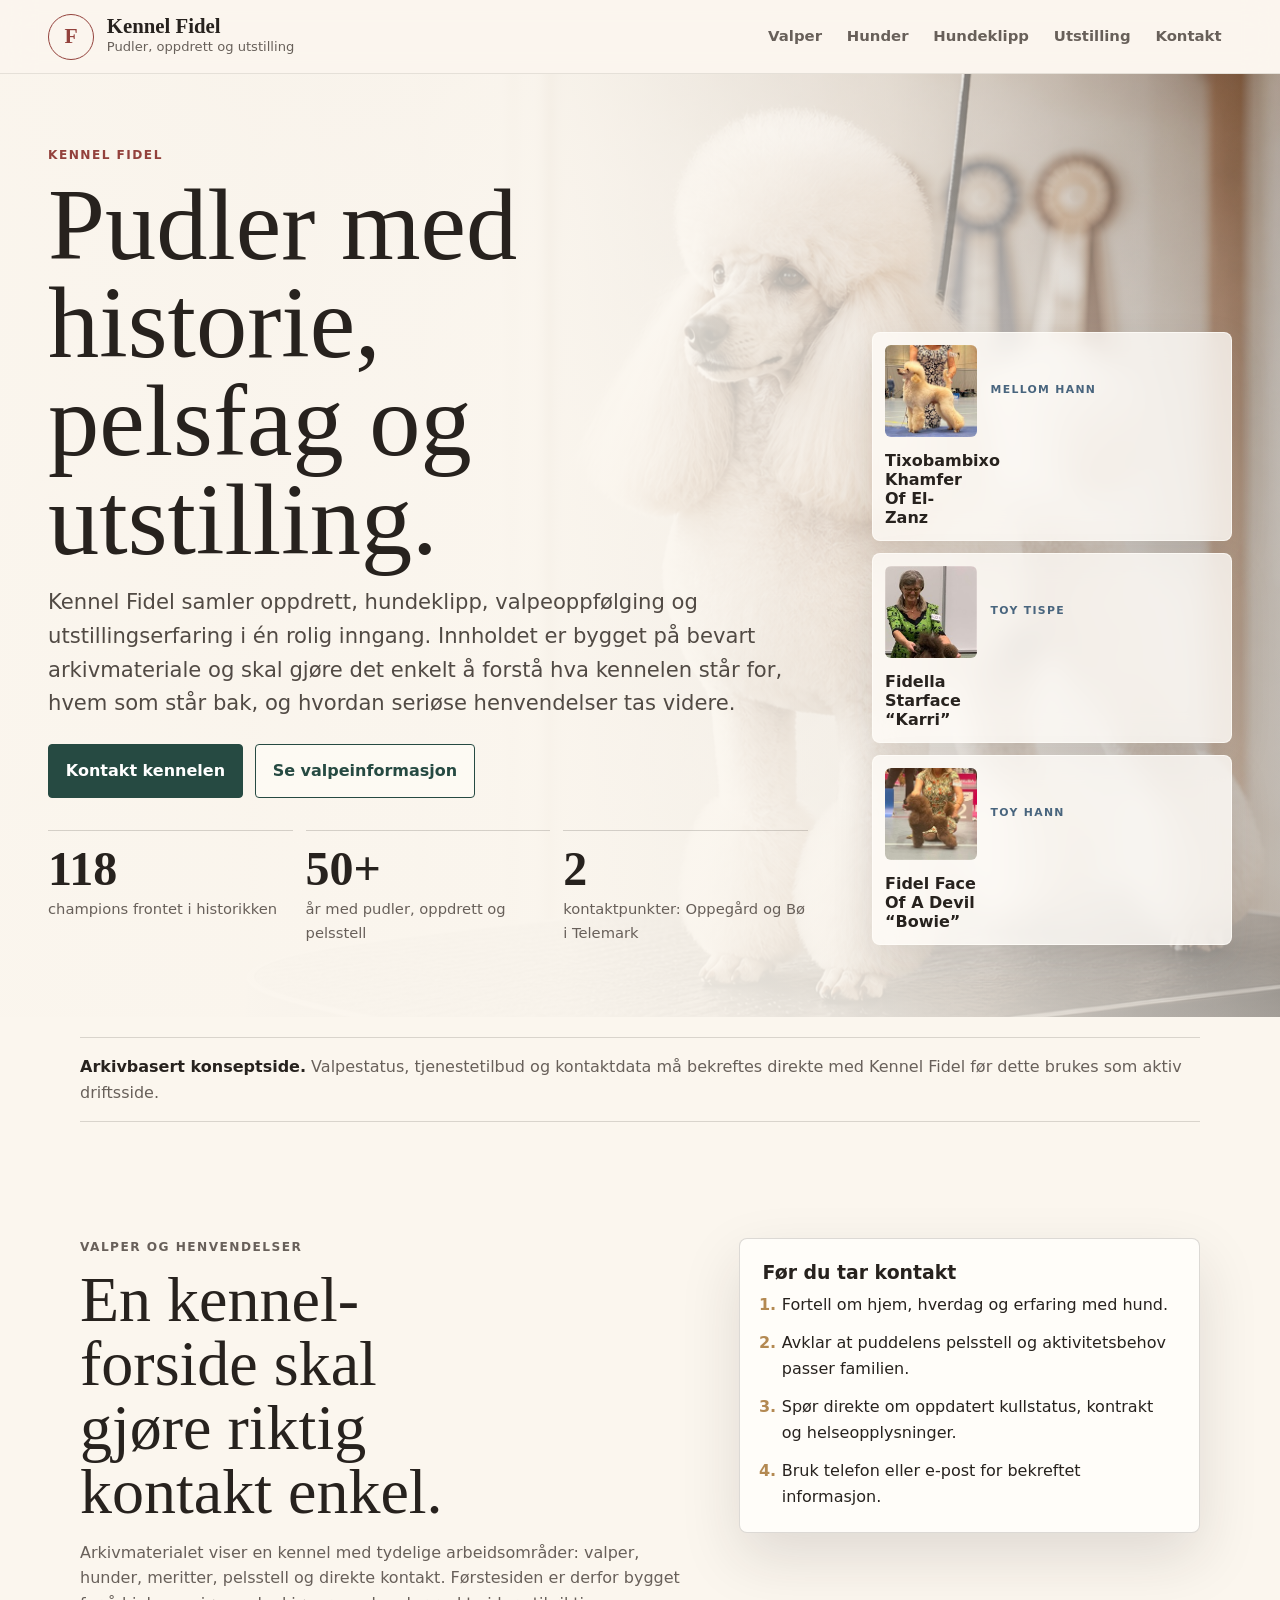
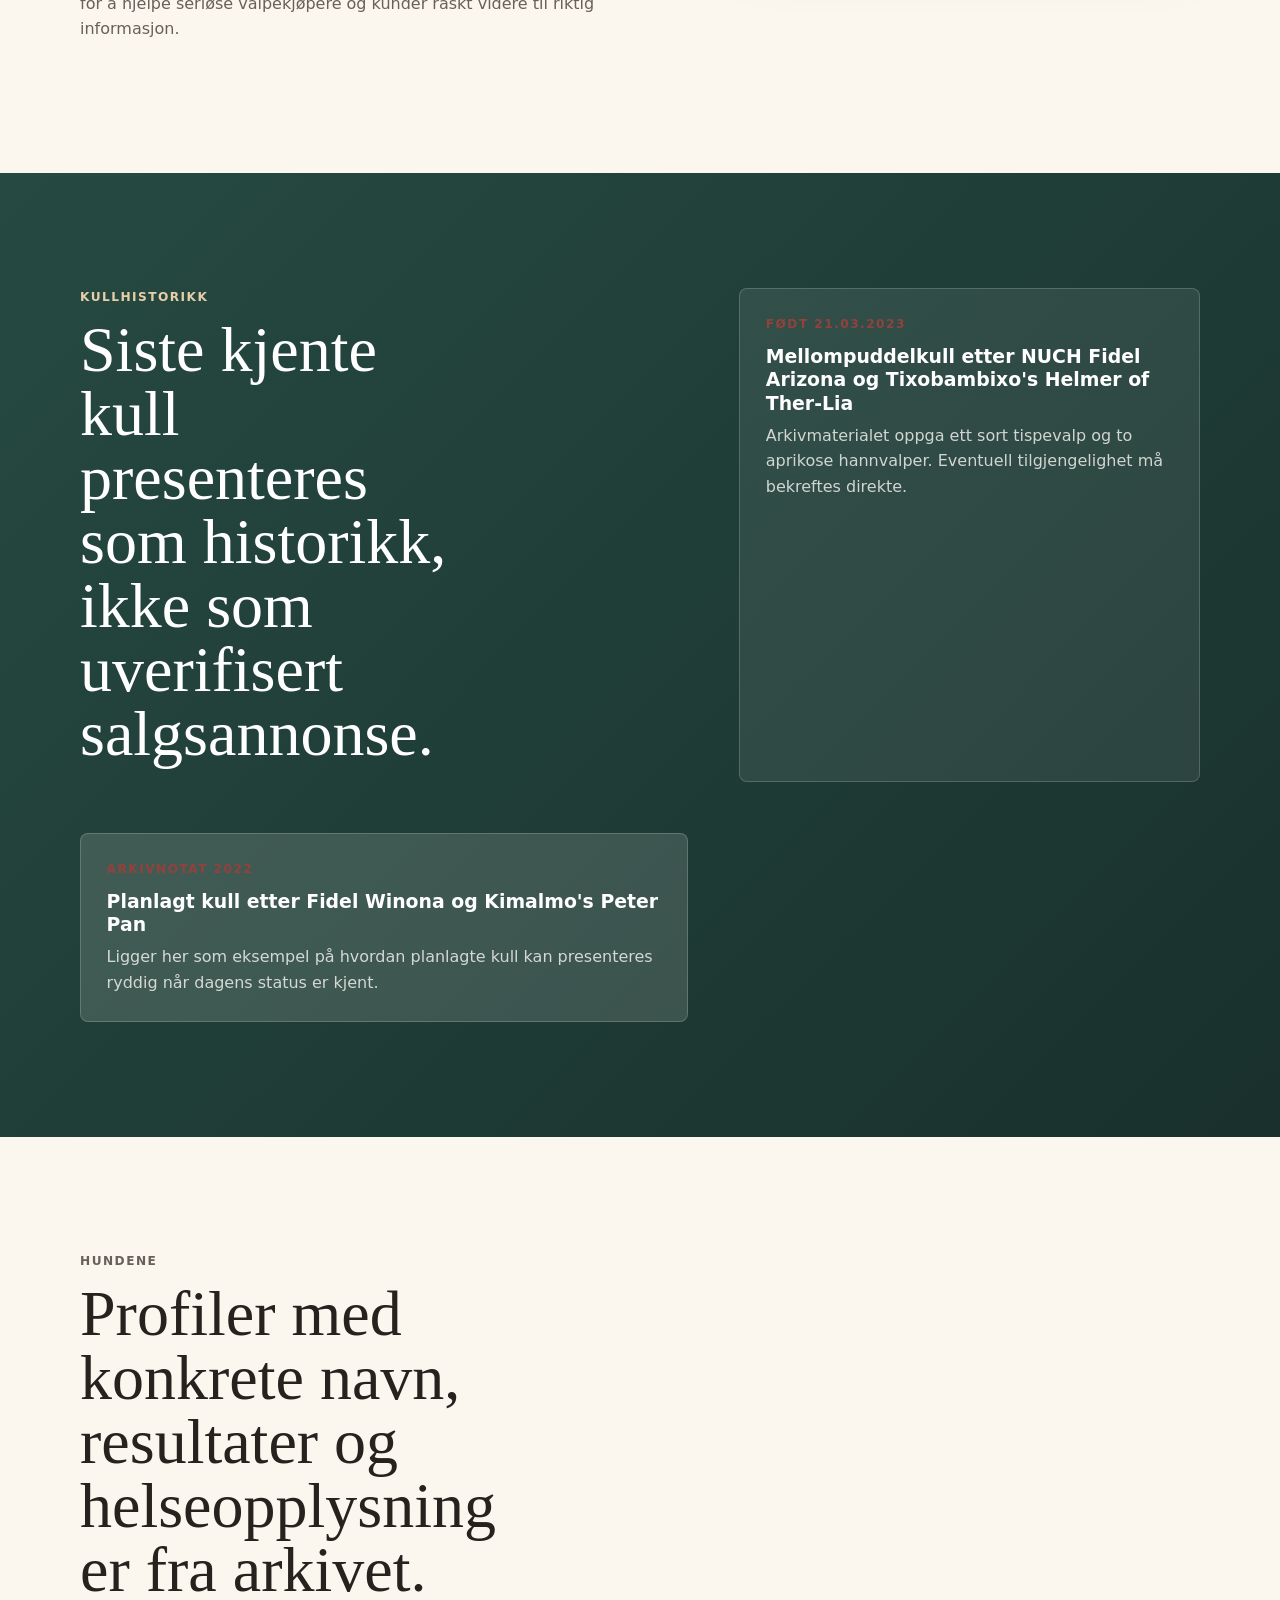
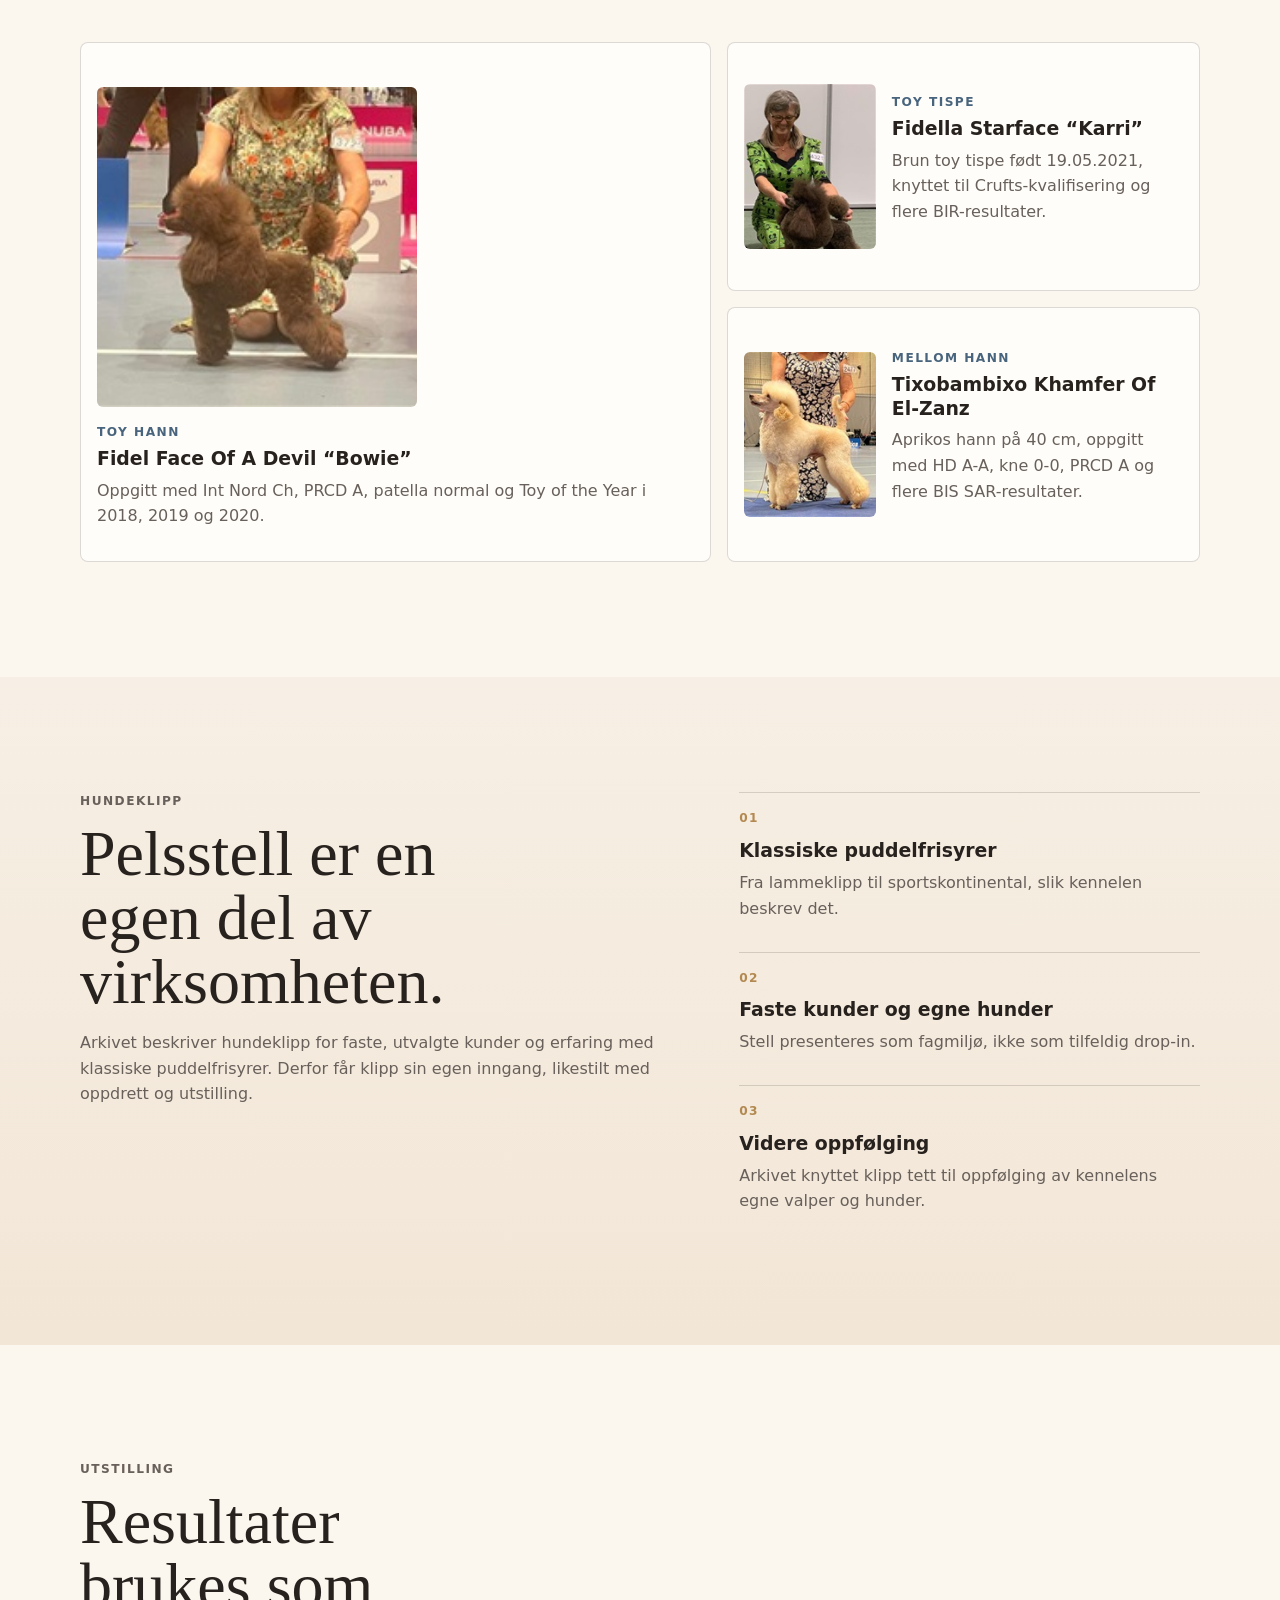
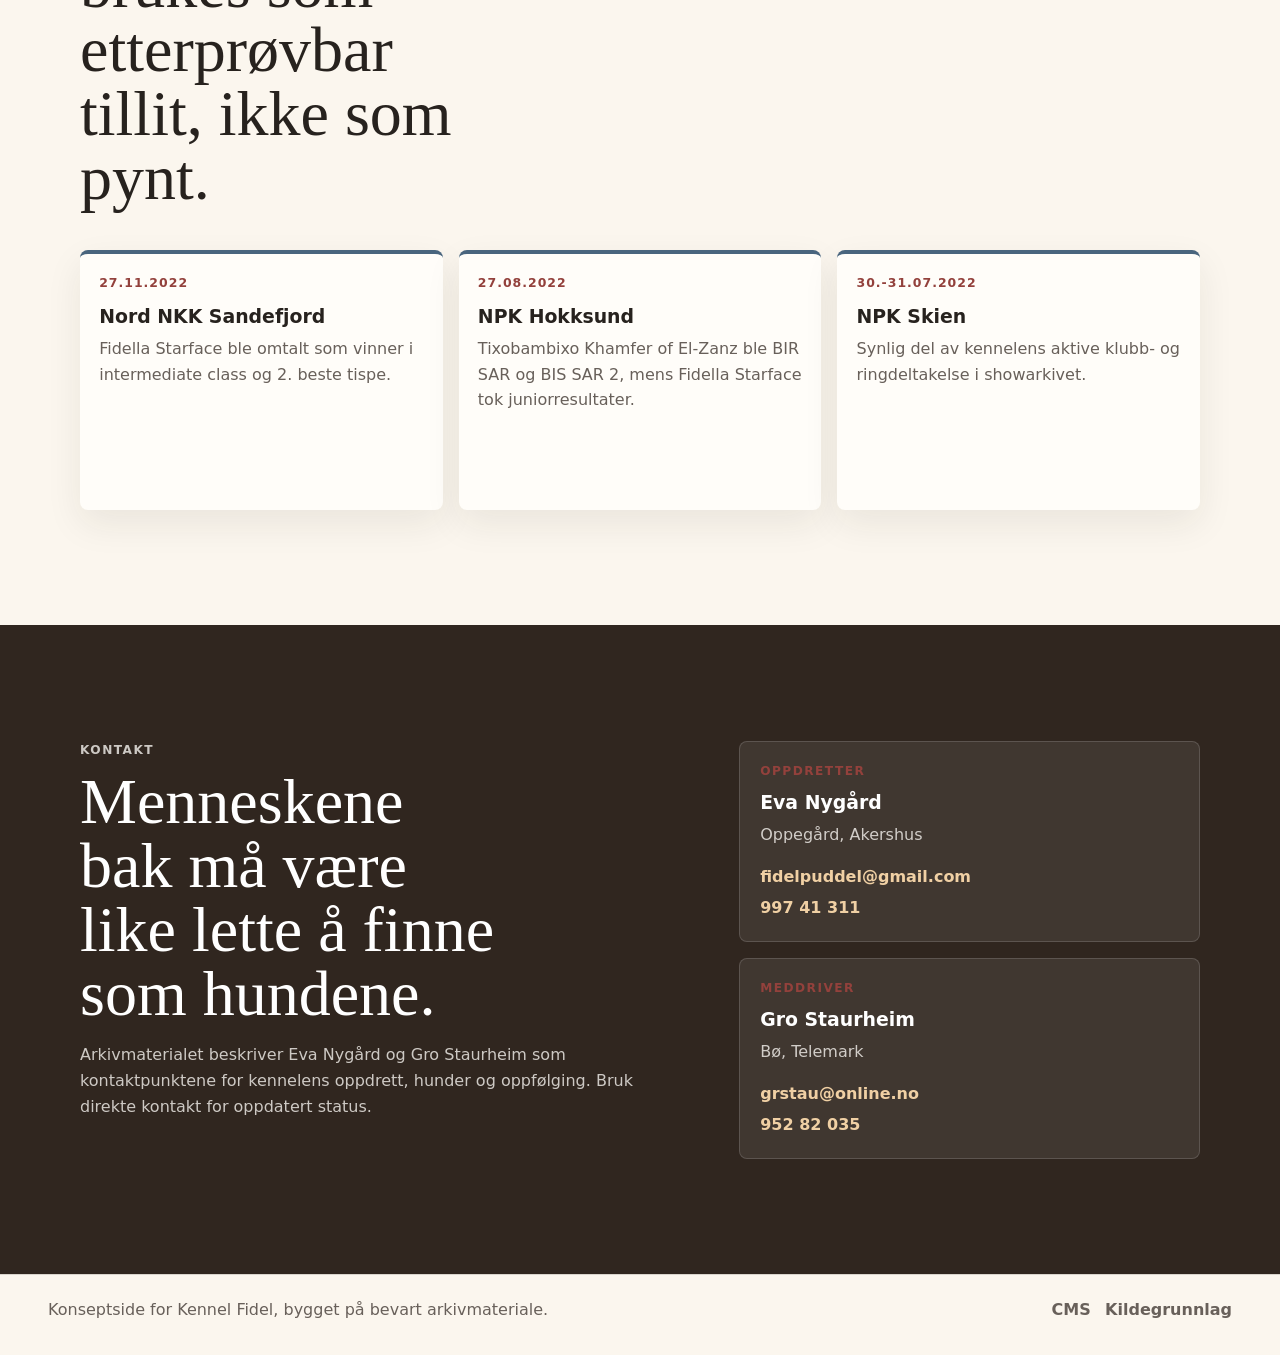
<file: index.html>
<!DOCTYPE html>
<html lang="no">
  <head>
    <meta charset="utf-8">
    <meta name="viewport" content="width=device-width, initial-scale=1">
    <title>Kennel Fidel | Puddeloppdrett, klipp og utstilling</title>
    <meta
      name="description"
      content="Kennel Fidel presentert som en tydelig kennel-forside for puddeloppdrett, hundeklipp, hundeprofiler, kullhistorikk, utstilling og direkte kontakt."
    >
    <link rel="stylesheet" href="styles.css?v=kennel-front-20260614">
  </head>
  <body>
    <a class="skip-link" href="#main">Hopp til innhold</a>

    <header class="site-header" id="top">
      <a class="brand" href="#top" aria-label="Kennel Fidel forside">
        <span class="brand-mark">F</span>
        <span>
          <strong>Kennel Fidel</strong>
          <small>Pudler, oppdrett og utstilling</small>
        </span>
      </a>

      <nav class="site-nav" aria-label="Hovedmeny">
        <a href="#valper">Valper</a>
        <a href="#hunder">Hunder</a>
        <a href="#klipp">Hundeklipp</a>
        <a href="#utstilling">Utstilling</a>
        <a href="#kontakt">Kontakt</a>
      </nav>
    </header>

    <main id="main">
      <section class="hero" aria-labelledby="hero-title">
        <div class="hero-media" aria-hidden="true">
          <img src="assets/generated/kennel-fidel-hero.png" alt="">
        </div>

        <div class="hero-content">
          <p class="eyebrow">Kennel Fidel</p>
          <h1 id="hero-title">Pudler med historie, pelsfag og utstilling.</h1>
          <p class="lead">
            Kennel Fidel samler oppdrett, hundeklipp, valpeoppfølging og
            utstillingserfaring i én rolig inngang. Innholdet er bygget på bevart
            arkivmateriale og skal gjøre det enkelt å forstå hva kennelen står for,
            hvem som står bak, og hvordan seriøse henvendelser tas videre.
          </p>

          <div class="hero-actions">
            <a class="button primary" href="#kontakt">Kontakt kennelen</a>
            <a class="button secondary" href="#valper">Se valpeinformasjon</a>
          </div>

          <dl class="hero-facts">
            <div>
              <dt>118</dt>
              <dd>champions frontet i historikken</dd>
            </div>
            <div>
              <dt>50+</dt>
              <dd>år med pudler, oppdrett og pelsstell</dd>
            </div>
            <div>
              <dt>2</dt>
              <dd>kontaktpunkter: Oppegård og Bø i Telemark</dd>
            </div>
          </dl>
        </div>

        <aside class="hero-dogs" aria-label="Hundeprofiler fra arkivet">
          <article>
            <img src="assets/photos/archive-dog-04.jpg" alt="Tixobambixo Khamfer Of El-Zanz fra arkivmaterialet">
            <span>Mellom hann</span>
            <strong>Tixobambixo Khamfer Of El-Zanz</strong>
          </article>
          <article>
            <img src="assets/photos/archive-dog-02.jpg" alt="Fidella Starface fra arkivmaterialet">
            <span>Toy tispe</span>
            <strong>Fidella Starface “Karri”</strong>
          </article>
          <article>
            <img src="assets/photos/archive-dog-03.jpg" alt="Fidel Face Of A Devil fra arkivmaterialet">
            <span>Toy hann</span>
            <strong>Fidel Face Of A Devil “Bowie”</strong>
          </article>
        </aside>
      </section>

      <section class="notice shell" aria-label="Arkivstatus">
        <strong>Arkivbasert konseptside.</strong>
        Valpestatus, tjenestetilbud og kontaktdata må bekreftes direkte med Kennel Fidel
        før dette brukes som aktiv driftsside.
      </section>

      <section class="section shell intro-grid" id="valper">
        <div>
          <p class="eyebrow">Valper og henvendelser</p>
          <h2>En kennel-forside skal gjøre riktig kontakt enkel.</h2>
          <p>
            Arkivmaterialet viser en kennel med tydelige arbeidsområder: valper, hunder,
            meritter, pelsstell og direkte kontakt. Førstesiden er derfor bygget for å
            hjelpe seriøse valpekjøpere og kunder raskt videre til riktig informasjon.
          </p>
        </div>

        <div class="inquiry-panel">
          <h3>Før du tar kontakt</h3>
          <ol>
            <li>Fortell om hjem, hverdag og erfaring med hund.</li>
            <li>Avklar at puddelens pelsstell og aktivitetsbehov passer familien.</li>
            <li>Spør direkte om oppdatert kullstatus, kontrakt og helseopplysninger.</li>
            <li>Bruk telefon eller e-post for bekreftet informasjon.</li>
          </ol>
        </div>
      </section>

      <section class="section puppies-band">
        <div class="shell puppies-grid">
          <div>
            <p class="eyebrow light">Kullhistorikk</p>
            <h2>Siste kjente kull presenteres som historikk, ikke som uverifisert salgsannonse.</h2>
          </div>

          <article class="litter-feature">
            <span>Født 21.03.2023</span>
            <h3>Mellompuddelkull etter NUCH Fidel Arizona og Tixobambixo's Helmer of Ther-Lia</h3>
            <p>
              Arkivmaterialet oppga ett sort tispevalp og to aprikose hannvalper.
              Eventuell tilgjengelighet må bekreftes direkte.
            </p>
          </article>

          <article class="litter-feature muted">
            <span>Arkivnotat 2022</span>
            <h3>Planlagt kull etter Fidel Winona og Kimalmo's Peter Pan</h3>
            <p>
              Ligger her som eksempel på hvordan planlagte kull kan presenteres ryddig
              når dagens status er kjent.
            </p>
          </article>
        </div>
      </section>

      <section class="section shell" id="hunder">
        <div class="section-heading">
          <p class="eyebrow">Hundene</p>
          <h2>Profiler med konkrete navn, resultater og helseopplysninger fra arkivet.</h2>
        </div>

        <div class="dog-grid">
          <article class="dog-card feature">
            <img src="assets/photos/archive-dog-03.jpg" alt="Fidel Face Of A Devil fotografert i arkivmaterialet">
            <div>
              <span>Toy hann</span>
              <h3>Fidel Face Of A Devil “Bowie”</h3>
              <p>
                Oppgitt med Int Nord Ch, PRCD A, patella normal og Toy of the Year
                i 2018, 2019 og 2020.
              </p>
            </div>
          </article>

          <article class="dog-card">
            <img src="assets/photos/archive-dog-02.jpg" alt="Fidella Starface fotografert i arkivmaterialet">
            <div>
              <span>Toy tispe</span>
              <h3>Fidella Starface “Karri”</h3>
              <p>
                Brun toy tispe født 19.05.2021, knyttet til Crufts-kvalifisering
                og flere BIR-resultater.
              </p>
            </div>
          </article>

          <article class="dog-card">
            <img src="assets/photos/archive-dog-04.jpg" alt="Tixobambixo Khamfer Of El-Zanz fotografert i arkivmaterialet">
            <div>
              <span>Mellom hann</span>
              <h3>Tixobambixo Khamfer Of El-Zanz</h3>
              <p>
                Aprikos hann på 40 cm, oppgitt med HD A-A, kne 0-0, PRCD A og
                flere BIS SAR-resultater.
              </p>
            </div>
          </article>
        </div>
      </section>

      <section class="section service-section" id="klipp">
        <div class="shell service-grid">
          <div>
            <p class="eyebrow">Hundeklipp</p>
            <h2>Pelsstell er en egen del av virksomheten.</h2>
            <p>
              Arkivet beskriver hundeklipp for faste, utvalgte kunder og erfaring med
              klassiske puddelfrisyrer. Derfor får klipp sin egen inngang, likestilt med
              oppdrett og utstilling.
            </p>
          </div>

          <div class="service-list">
            <article>
              <span>01</span>
              <h3>Klassiske puddelfrisyrer</h3>
              <p>Fra lammeklipp til sportskontinental, slik kennelen beskrev det.</p>
            </article>
            <article>
              <span>02</span>
              <h3>Faste kunder og egne hunder</h3>
              <p>Stell presenteres som fagmiljø, ikke som tilfeldig drop-in.</p>
            </article>
            <article>
              <span>03</span>
              <h3>Videre oppfølging</h3>
              <p>Arkivet knyttet klipp tett til oppfølging av kennelens egne valper og hunder.</p>
            </article>
          </div>
        </div>
      </section>

      <section class="section shell show-section" id="utstilling">
        <div class="section-heading">
          <p class="eyebrow">Utstilling</p>
          <h2>Resultater brukes som etterprøvbar tillit, ikke som pynt.</h2>
        </div>

        <div class="show-grid">
          <article>
            <time>27.11.2022</time>
            <h3>Nord NKK Sandefjord</h3>
            <p>Fidella Starface ble omtalt som vinner i intermediate class og 2. beste tispe.</p>
          </article>
          <article>
            <time>27.08.2022</time>
            <h3>NPK Hokksund</h3>
            <p>
              Tixobambixo Khamfer of El-Zanz ble BIR SAR og BIS SAR 2, mens Fidella
              Starface tok juniorresultater.
            </p>
          </article>
          <article>
            <time>30.-31.07.2022</time>
            <h3>NPK Skien</h3>
            <p>Synlig del av kennelens aktive klubb- og ringdeltakelse i showarkivet.</p>
          </article>
        </div>
      </section>

      <section class="section people-band" id="kontakt">
        <div class="shell contact-grid">
          <div>
            <p class="eyebrow light">Kontakt</p>
            <h2>Menneskene bak må være like lette å finne som hundene.</h2>
            <p>
              Arkivmaterialet beskriver Eva Nygård og Gro Staurheim som kontaktpunktene
              for kennelens oppdrett, hunder og oppfølging. Bruk direkte kontakt for
              oppdatert status.
            </p>
          </div>

          <div class="contact-cards">
            <article>
              <span>Oppdretter</span>
              <h3>Eva Nygård</h3>
              <p>Oppegård, Akershus</p>
              <a href="mailto:fidelpuddel@gmail.com">fidelpuddel@gmail.com</a>
              <a href="tel:+4799741311">997&nbsp;41&nbsp;311</a>
            </article>

            <article>
              <span>Meddriver</span>
              <h3>Gro Staurheim</h3>
              <p>Bø, Telemark</p>
              <a href="mailto:grstau@online.no">grstau@online.no</a>
              <a href="tel:+4795282035">952&nbsp;82&nbsp;035</a>
            </article>
          </div>
        </div>
      </section>
    </main>

    <footer class="site-footer">
      <p>Konseptside for Kennel Fidel, bygget på bevart arkivmateriale.</p>
      <div>
        <a href="admin/">CMS</a>
        <a href="https://web.archive.org/web/20240420101610/https://www.fidel-puddel.net/">Kildegrunnlag</a>
      </div>
    </footer>
  </body>
</html>
</file>
<file: styles.css>
:root {
  --paper: #fbf6ee;
  --paper-warm: #f2e6d6;
  --surface: #fffdf9;
  --ink: #27221e;
  --muted: #68605a;
  --line: rgba(39, 34, 30, 0.16);
  --red: #93413c;
  --green: #264a42;
  --blue: #49657e;
  --gold: #b38952;
  --shadow: 0 24px 60px rgba(39, 34, 30, 0.13);
  color-scheme: light;
}

* {
  box-sizing: border-box;
}

html {
  scroll-behavior: smooth;
}

body {
  margin: 0;
  background: var(--paper);
  color: var(--ink);
  font-family: Inter, "Avenir Next", "Segoe UI", system-ui, sans-serif;
  line-height: 1.6;
}

img {
  display: block;
  max-width: 100%;
}

a {
  color: inherit;
}

h1,
h2,
h3,
p,
ol,
dl {
  margin-top: 0;
}

.skip-link {
  position: absolute;
  top: 0.8rem;
  left: 1rem;
  z-index: 20;
  transform: translateY(-180%);
  padding: 0.55rem 0.8rem;
  border-radius: 4px;
  background: var(--ink);
  color: #fff;
}

.skip-link:focus {
  transform: translateY(0);
}

.shell {
  width: min(1120px, calc(100% - 2rem));
  margin: 0 auto;
}

.site-header {
  position: sticky;
  top: 0;
  z-index: 10;
  display: flex;
  min-height: 74px;
  align-items: center;
  justify-content: space-between;
  gap: 1rem;
  padding: 0.75rem clamp(1rem, 4vw, 3rem);
  border-bottom: 1px solid rgba(39, 34, 30, 0.1);
  background: rgba(251, 246, 238, 0.9);
  backdrop-filter: blur(16px);
}

.brand {
  display: inline-flex;
  align-items: center;
  gap: 0.8rem;
  min-width: 0;
  text-decoration: none;
}

.brand-mark {
  display: grid;
  width: 46px;
  height: 46px;
  place-items: center;
  border: 1px solid var(--red);
  border-radius: 50%;
  color: var(--red);
  font-family: Georgia, "Times New Roman", serif;
  font-size: 1.35rem;
  font-weight: 700;
}

.brand strong,
.brand small {
  display: block;
}

.brand strong {
  font-family: Georgia, "Times New Roman", serif;
  font-size: 1.3rem;
  line-height: 1;
}

.brand small {
  color: var(--muted);
  font-size: 0.82rem;
}

.site-nav {
  display: flex;
  flex-wrap: wrap;
  justify-content: flex-end;
  gap: 0.25rem;
}

.site-nav a {
  padding: 0.45rem 0.65rem;
  border-radius: 4px;
  color: var(--muted);
  font-size: 0.93rem;
  font-weight: 750;
  text-decoration: none;
}

.site-nav a:hover,
.site-nav a:focus-visible {
  background: rgba(147, 65, 60, 0.08);
  color: var(--red);
}

.hero {
  position: relative;
  display: grid;
  min-height: calc(100svh - 74px);
  grid-template-columns: minmax(0, 1fr) minmax(280px, 360px);
  gap: clamp(1.5rem, 4vw, 3rem);
  align-items: end;
  overflow: hidden;
  padding: clamp(2rem, 6vw, 4.5rem) clamp(1rem, 4vw, 3rem);
  isolation: isolate;
}

.hero::before {
  content: "";
  position: absolute;
  inset: 0;
  z-index: -1;
  background:
    linear-gradient(90deg, rgba(251, 246, 238, 0.98) 0%, rgba(251, 246, 238, 0.9) 44%, rgba(251, 246, 238, 0.5) 70%, rgba(31, 26, 22, 0.18) 100%),
    linear-gradient(180deg, rgba(251, 246, 238, 0.1) 0%, rgba(251, 246, 238, 0.72) 100%);
}

.hero-media {
  position: absolute;
  inset: 0;
  z-index: -2;
  background: #ded0bf;
}

.hero-media img {
  width: 100%;
  height: 100%;
  object-fit: cover;
  object-position: 62% center;
}

.hero-content {
  width: min(760px, 100%);
}

.eyebrow,
.dog-card span,
.hero-dogs span,
.litter-feature span,
.service-list span,
.contact-cards span {
  display: block;
  margin-bottom: 0.65rem;
  color: var(--red);
  font-size: 0.76rem;
  font-weight: 850;
  letter-spacing: 0.12em;
  text-transform: uppercase;
}

.light {
  color: #e7cfa9;
}

h1,
h2 {
  margin-bottom: 1rem;
  font-family: Georgia, "Times New Roman", serif;
  font-weight: 500;
  letter-spacing: 0;
  overflow-wrap: break-word;
}

h1 {
  max-width: 12ch;
  font-size: clamp(3.3rem, 8vw, 6.8rem);
  line-height: 0.96;
}

h2 {
  max-width: 13ch;
  font-size: clamp(2.2rem, 5vw, 4.5rem);
  line-height: 1;
}

h3 {
  margin-bottom: 0.45rem;
  font-size: 1.18rem;
  line-height: 1.25;
}

.lead {
  max-width: 62ch;
  color: #514a44;
  font-size: clamp(1.08rem, 2vw, 1.32rem);
}

.hero-actions {
  display: flex;
  flex-wrap: wrap;
  gap: 0.75rem;
  margin: 1.5rem 0 2rem;
}

.button {
  display: inline-flex;
  min-height: 48px;
  align-items: center;
  justify-content: center;
  padding: 0.82rem 1.05rem;
  border: 1px solid var(--green);
  border-radius: 4px;
  font-weight: 850;
  text-decoration: none;
}

.button.primary {
  background: var(--green);
  color: #fff;
}

.button.secondary {
  background: rgba(255, 253, 249, 0.6);
  color: var(--green);
}

.hero-facts {
  display: grid;
  grid-template-columns: repeat(3, minmax(0, 1fr));
  gap: 0.8rem;
  margin-bottom: 0;
}

.hero-facts div {
  padding-top: 0.85rem;
  border-top: 1px solid rgba(39, 34, 30, 0.18);
}

.hero-facts dt {
  font-family: Georgia, "Times New Roman", serif;
  font-size: clamp(2rem, 4vw, 3rem);
  font-weight: 800;
  line-height: 1;
}

.hero-facts dd {
  margin: 0.3rem 0 0;
  color: var(--muted);
  font-size: 0.92rem;
}

.hero-dogs {
  display: grid;
  gap: 0.8rem;
}

.hero-dogs article {
  display: grid;
  grid-template-columns: 92px minmax(0, 1fr);
  gap: 0.85rem;
  align-items: center;
  padding: 0.75rem;
  border: 1px solid rgba(255, 253, 249, 0.72);
  border-radius: 8px;
  background: rgba(255, 253, 249, 0.78);
  box-shadow: 0 18px 42px rgba(39, 34, 30, 0.12);
  backdrop-filter: blur(12px);
}

.hero-dogs img {
  width: 92px;
  aspect-ratio: 1;
  border-radius: 6px;
  object-fit: cover;
  object-position: center top;
}

.hero-dogs span {
  margin-bottom: 0.2rem;
  color: var(--blue);
  font-size: 0.68rem;
}

.hero-dogs strong {
  display: block;
  line-height: 1.2;
}

.notice {
  margin-top: 1.3rem;
  padding: 1rem 0;
  border-top: 1px solid var(--line);
  border-bottom: 1px solid var(--line);
  color: var(--muted);
}

.notice strong {
  color: var(--ink);
}

.section {
  padding: clamp(4.5rem, 9vw, 7.5rem) 0;
}

.intro-grid,
.puppies-grid,
.service-grid,
.contact-grid {
  display: grid;
  grid-template-columns: minmax(0, 0.95fr) minmax(320px, 0.72fr);
  gap: clamp(1.5rem, 4vw, 3.5rem);
  align-items: start;
}

.intro-grid p,
.service-grid p,
.contact-grid p,
.section-heading p,
.dog-card p,
.litter-feature p,
.show-grid p {
  color: var(--muted);
}

.inquiry-panel {
  padding: 1.4rem;
  border: 1px solid var(--line);
  border-radius: 8px;
  background: var(--surface);
  box-shadow: var(--shadow);
}

.inquiry-panel ol {
  display: grid;
  gap: 0.8rem;
  padding-left: 1.2rem;
  margin-bottom: 0;
}

.inquiry-panel li::marker {
  color: var(--gold);
  font-weight: 800;
}

.puppies-band {
  background: linear-gradient(135deg, var(--green), #19302c);
  color: #fff;
}

.puppies-grid {
  align-items: stretch;
}

.puppies-grid h2 {
  max-width: 12ch;
}

.litter-feature {
  padding: clamp(1.2rem, 3vw, 1.6rem);
  border: 1px solid rgba(255, 255, 255, 0.18);
  border-radius: 8px;
  background: rgba(255, 253, 249, 0.08);
}

.litter-feature.muted {
  background: rgba(255, 253, 249, 0.14);
}

.litter-feature p {
  margin-bottom: 0;
  color: rgba(255, 253, 249, 0.78);
}

.section-heading {
  max-width: 760px;
  margin-bottom: clamp(1.5rem, 4vw, 2.5rem);
}

.dog-grid {
  display: grid;
  grid-template-columns: minmax(0, 1.2fr) minmax(260px, 0.9fr);
  gap: 1rem;
}

.dog-card {
  display: grid;
  grid-template-columns: 132px minmax(0, 1fr);
  gap: 1rem;
  align-items: center;
  padding: 1rem;
  border: 1px solid var(--line);
  border-radius: 8px;
  background: var(--surface);
}

.dog-card.feature {
  grid-row: span 2;
  grid-template-columns: 1fr;
  align-content: end;
  min-height: 520px;
}

.dog-card img {
  width: 132px;
  aspect-ratio: 4 / 5;
  border-radius: 6px;
  object-fit: cover;
  object-position: center top;
}

.dog-card.feature img {
  width: min(320px, 100%);
  aspect-ratio: 1;
}

.dog-card span {
  margin-bottom: 0.3rem;
  color: var(--blue);
}

.service-section {
  background: linear-gradient(180deg, #f7efe5, var(--paper-warm));
}

.service-list {
  display: grid;
  gap: 0.9rem;
}

.service-list article {
  padding-top: 1rem;
  border-top: 1px solid var(--line);
}

.service-list span {
  color: var(--gold);
}

.show-grid {
  display: grid;
  grid-template-columns: repeat(3, minmax(0, 1fr));
  gap: 1rem;
}

.show-grid article {
  min-height: 260px;
  padding: 1.2rem;
  border-top: 4px solid var(--blue);
  border-radius: 8px;
  background: var(--surface);
  box-shadow: 0 14px 36px rgba(39, 34, 30, 0.08);
}

.show-grid time {
  display: block;
  margin-bottom: 0.75rem;
  color: var(--red);
  font-size: 0.78rem;
  font-weight: 850;
  letter-spacing: 0.08em;
  text-transform: uppercase;
}

.people-band {
  background: #30261f;
  color: #fff;
}

.people-band p {
  color: rgba(255, 253, 249, 0.76);
}

.contact-cards {
  display: grid;
  gap: 1rem;
}

.contact-cards article {
  padding: 1.25rem;
  border: 1px solid rgba(255, 255, 255, 0.15);
  border-radius: 8px;
  background: rgba(255, 253, 249, 0.08);
}

.contact-cards a {
  display: block;
  margin-top: 0.35rem;
  color: #f0d0a4;
  font-weight: 800;
  text-decoration: none;
}

.site-footer {
  display: flex;
  align-items: center;
  justify-content: space-between;
  gap: 1rem;
  padding: 1.4rem clamp(1rem, 4vw, 3rem) 2rem;
  border-top: 1px solid var(--line);
  color: var(--muted);
}

.site-footer p {
  margin-bottom: 0;
}

.site-footer div {
  display: flex;
  flex-wrap: wrap;
  gap: 0.9rem;
}

.site-footer a {
  font-weight: 800;
  text-decoration: none;
}

.site-footer a:hover,
.site-footer a:focus-visible,
.contact-cards a:hover,
.contact-cards a:focus-visible {
  color: var(--red);
}

@media (max-width: 980px) {
  .site-header,
  .site-footer {
    align-items: flex-start;
    flex-direction: column;
  }

  .site-nav {
    justify-content: flex-start;
  }

  .hero,
  .intro-grid,
  .puppies-grid,
  .service-grid,
  .contact-grid,
  .dog-grid,
  .show-grid {
    grid-template-columns: 1fr;
  }

  .hero {
    min-height: auto;
    padding-top: 4rem;
  }

  .hero-dogs {
    grid-template-columns: repeat(3, minmax(0, 1fr));
  }

  .hero-dogs article {
    grid-template-columns: 1fr;
  }

  .hero-dogs img {
    width: 100%;
  }

  .dog-card.feature {
    min-height: auto;
  }
}

@media (max-width: 700px) {
  .hero::before {
    background:
      linear-gradient(180deg, rgba(251, 246, 238, 0.98) 0%, rgba(251, 246, 238, 0.88) 58%, rgba(251, 246, 238, 0.72) 100%),
      rgba(251, 246, 238, 0.45);
  }

  .hero-media img {
    object-position: 70% center;
  }

  .hero-media {
    opacity: 0.12;
  }

  .hero-facts,
  .hero-dogs {
    grid-template-columns: 1fr;
  }

  .hero-actions {
    align-items: stretch;
    flex-direction: column;
  }

  .button {
    width: 100%;
  }

  h1 {
    font-size: clamp(2.75rem, 13vw, 3.7rem);
    overflow-wrap: anywhere;
  }

  h2 {
    max-width: 100%;
    font-size: clamp(2rem, 10vw, 3rem);
  }

  .dog-card {
    grid-template-columns: 1fr;
  }

  .dog-card img {
    width: min(190px, 100%);
  }

  .section {
    padding: 3.8rem 0;
  }
}
</file>
